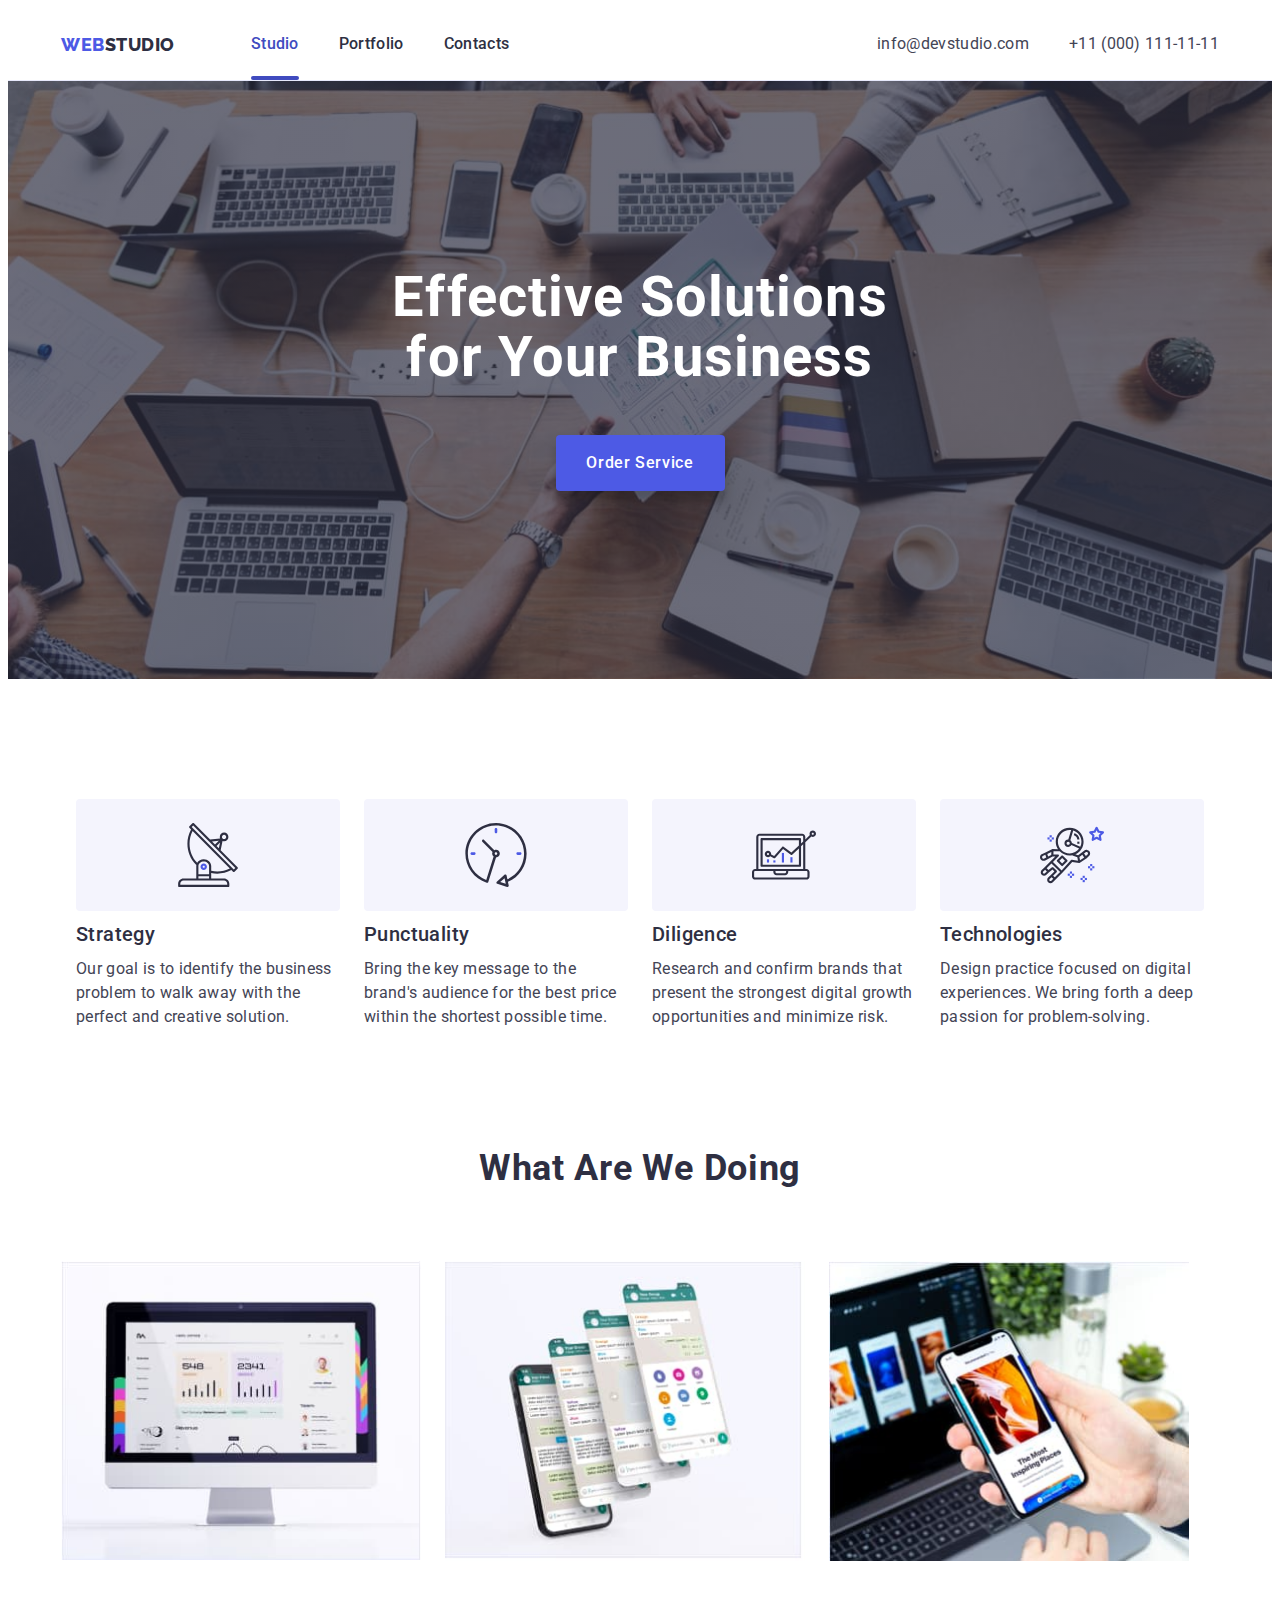
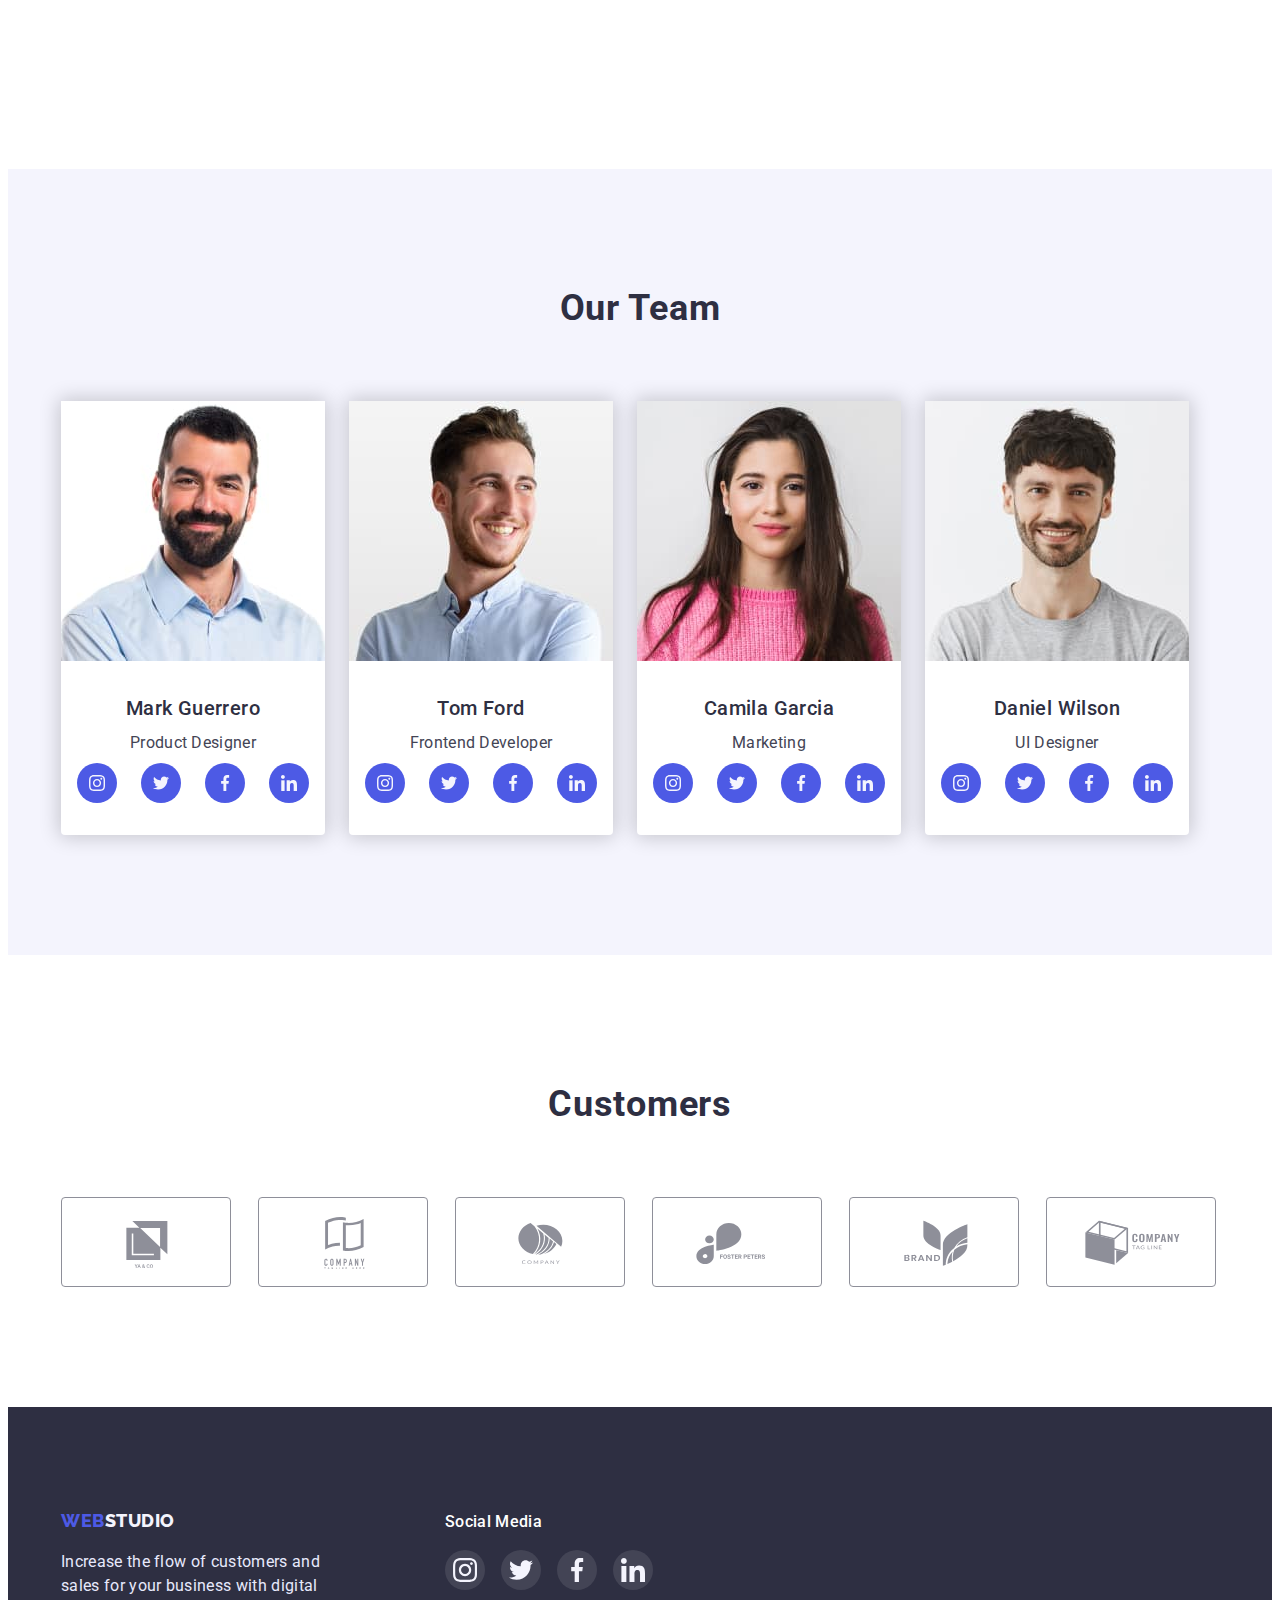
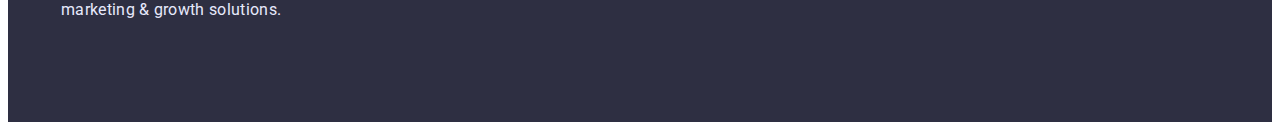
<file: index.html>
<!DOCTYPE html>
<html lang="en">
<head>
    <meta charset="UTF-8">
    <meta http-equiv="X-UA-Compatible" content="IE=edge">
    <meta name="viewport" content="width=device-width, initial-scale=1.0">
    <title>WEBSTUDIO</title>

    <link rel="stylesheet" href="https://cdnjs.cloudflare.com/ajax/libs/modern-normalize/1.1.0/modern-normalize.min.css" integrity="sha512-wpPYUAdjBVSE4KJnH1VR1HeZfpl1ub8YT/NKx4PuQ5NmX2tKuGu6U/JRp5y+Y8XG2tV+wKQpNHVUX03MfMFn9Q==" crossorigin="anonymous" referrerpolicy="no-referrer">

    <link rel="stylesheet" href="style/style.css">

    <link rel="preconnect" href="https://fonts.googleapis.com">
    <link rel="preconnect" href="https://fonts.gstatic.com" crossorigin>
    <link href="https://fonts.googleapis.com/css2?family=Raleway:wght@800&family=Roboto:wght@400;500;700;900&display=swap" rel="stylesheet">
    
</head>
<body>
    <header>
        <div class="header-container container">
            <nav class="title">
                <a href="./index.html" class="logo" tabindex="1"><span class="WebLogo">WEB</span><span class="StudioLogo">STUDIO</span></a>    
                <ul class="title_info">
                    <li><a href="./index.html" class="navigation page-link" tabindex="2">Studio</a></li>
                    <li><a href="./portfolio.html" class="navigation" tabindex="3">Portfolio</a></li>
                    <li><a href="" class="navigation" tabindex="4">Contacts</a></li>
                </ul>
            </nav>
            <address>
                <ul class="contacts">
                    <li class="email"><a href="mailto:info@devstudio.com">info@devstudio.com</a></li>
                    <li class="tel"><a href="tel:+110001111111">+11 (000) 111-11-11</a></li>
                </ul>
            </address>
        </div>
    </header>
    <main>
        <section class="hero">
            <div class="container">
                <h1 class="credo">Effective Solutions for Your Business</h1>
                <!-- Назва класу fakebutton, бо як я зрозумів це повинна, бути кнопка, але на данний момент не потрібно робити, аби вона працювала -->
                <button class="fakebutton" type="button" data-modal-open>Order Service</button>
            </div>
        </section>
        <section class="about_us">
            <div class="about_us-container container">
                <h2 class="About_Us visually-hidden">About Us</h2>
                <ul class="skills">
                    <li class="strategy">
                        <div class="skills-icon-house">
                            <svg class="skills-icon">
                                <use href="./images/icons.svg#icon-antenna-1"></use>
                            </svg>
                        </div>
                        <h3>Strategy</h3>
                        <p>Our goal is to identify the business problem to walk away with the perfect and creative solution.</p>
                    </li>
                    <li class="punctuality">
                        <div class="skills-icon-house">
                            <svg class="skills-icon">
                                <use href="./images/icons.svg#icon-clock-1"></use>
                            </svg>
                        </div>
                        <h3>Punctuality</h3>
                        <p>Bring the key message to the brand's audience for the best price within the shortest possible time.</p>
                    </li>
                    <li class="diligence">
                        <div class="skills-icon-house">
                            <svg class="skills-icon">
                                <use href="./images/icons.svg#icon-diagram-1"></use>
                            </svg>
                        </div>
                        <h3>Diligence</h3>
                        <p>Research and confirm brands that present the strongest digital growth opportunities and minimize risk.</p>
                    </li>
                    <li class="technologies">
                        <div class="skills-icon-house">
                            <svg class="skills-icon">
                                <use href="./images/icons.svg#icon-astronaut-1"></use>
                            </svg>
                        </div>
                        <h3>Technologies</h3>
                        <p>Design practice focused on digital experiences. We bring forth a deep passion for problem-solving.</p>
                    </li>
                </ul>
            </div>
        </section>
        <section class="what_are_we_doing">
            <div class="what_are_we_doing-container container">
                <h2>What are we doing</h2>
                <ul class="images">
                    <li><img src="./images/Computer.jpg" alt="Computer" width="360"></li>
                    <li><img src="./images/Phone.jpg" alt="Phone" width="360"></li>
                    <li><img src="./images/Man.jpg" alt="Man" width="360"></li>
                </ul>
            </div>
        </section>
        <section class="team">
            <div class="team-container container">
                <h2>Our Team</h2>
                <ul class="team_pics">
                    <li class="team-pictures">
                        <img src="./images/Mark.jpg" alt="Mark Guerrero" width="264">
                        <div class="team-content">
                            <h3>Mark Guerrero</h3>
                            <p>Product Designer</p>
                            <ul class="social-media">
                                <li>
                                    <a href="">
                                        <svg class="icon-house">
                                            <use href="./images/icons.svg#icon-instagram-2"></use>
                                        </svg>
                                    </a>
                                </li>
                                <li>
                                    <a href="">
                                        <svg class="icon-house">
                                            <use href="./images/icons.svg#icon-twitter-1"></use>
                                        </svg>
                                    </a>
                                </li>
                                <li>
                                    <a href="">
                                        <svg class="icon-house">
                                            <use href="./images/icons.svg#icon-facebook-1"></use>
                                        </svg>
                                    </a>
                                </li>
                                <li>
                                    <a href="">
                                        <svg class="icon-house">
                                            <use href="./images/icons.svg#icon-linkedin-1"></use>
                                        </svg>
                                    </a>
                                </li>
                            </ul>
                        </div>
                    </li>
                    <li class="team-pictures">
                        <img src="./images/Tom.jpg" alt="Tom Ford" width="264">
                        <div class="team-content">
                            <h3>Tom Ford</h3>
                            <p>Frontend Developer</p>
                            <ul class="social-media">
                                <li>
                                    <a href="">
                                        <svg class="icon-house">
                                            <use href="./images/icons.svg#icon-instagram-2"></use>
                                        </svg>
                                    </a>
                                </li>
                                <li>
                                    <a href="">
                                        <svg class="icon-house">
                                            <use href="./images/icons.svg#icon-twitter-1"></use>
                                        </svg>
                                    </a>
                                </li>
                                <li>
                                    <a href="">
                                        <svg class="icon-house">
                                            <use href="./images/icons.svg#icon-facebook-1"></use>
                                        </svg>
                                    </a>
                                </li>
                                <li>
                                    <a href="">
                                        <svg class="icon-house">
                                            <use href="./images/icons.svg#icon-linkedin-1"></use>
                                        </svg>
                                    </a>
                                </li>
                            </ul>
                        </div>
                    </li>
                    <li class="team-pictures">
                        <img src="./images/Camila.jpg" alt="Camila Garcia" width="264">
                        <div class="team-content">  
                            <h3>Camila Garcia</h3>
                            <p>Marketing</p>
                            <ul class="social-media">
                                <li>
                                    <a href="">
                                        <svg class="icon-house">
                                            <use href="./images/icons.svg#icon-instagram-2"></use>
                                        </svg>
                                    </a>
                                </li>
                                <li>
                                    <a href="">
                                        <svg class="icon-house">
                                            <use href="./images/icons.svg#icon-twitter-1"></use>
                                        </svg>
                                    </a>
                                </li>
                                <li>
                                    <a href="">
                                        <svg class="icon-house">
                                            <use href="./images/icons.svg#icon-facebook-1"></use>
                                        </svg>
                                    </a>
                                </li>
                                <li>
                                    <a href="">
                                        <svg class="icon-house">
                                            <use href="./images/icons.svg#icon-linkedin-1"></use>
                                        </svg>
                                    </a>
                                </li>
                            </ul>
                        </div>
                    </li>
                    <li class="team-pictures">
                        <img src="./images/Daniel.jpg" alt="Daniel Wilson" width="264">
                        <div class="team-content">    
                            <h3>Daniel Wilson</h3>
                            <p>UI Designer</p>
                            <ul class="social-media">
                                <li>
                                    <a href="">
                                        <svg class="icon-house">
                                            <use href="./images/icons.svg#icon-instagram-2"></use>
                                        </svg>
                                    </a>
                                </li>
                                <li>
                                    <a href="">
                                        <svg class="icon-house">
                                            <use href="./images/icons.svg#icon-twitter-1"></use>
                                        </svg>
                                    </a>
                                </li>
                                <li>
                                    <a href="">
                                        <svg class="icon-house">
                                            <use href="./images/icons.svg#icon-facebook-1"></use>
                                        </svg>
                                    </a>
                                </li>
                                <li>
                                    <a href="">
                                        <svg class="icon-house">
                                            <use href="./images/icons.svg#icon-linkedin-1"></use>
                                        </svg>
                                    </a>
                                </li>
                            </ul>
                        </div>
                    </li>
                </ul>
            </div>
        </section>
        <section class="customers-section">
            <div class="container customers">
                <h2>Customers</h2>
                    <ul class="customer-icon-house">
                        <li>
                            <a class="customer-icon" href="">  
                                <svg class="cus-ico">
                                    <use href="./images/icons.svg#icon-Logo"></use>
                                </svg>
                            </a>
                        </li>
                        <li>
                            <a class="customer-icon" href="">
                                <svg class="cus-ico">
                                    <use href="./images/icons.svg#icon-Logo-1"></use>
                                </svg>
                            </a>
                        </li>
                        <li>
                            <a class="customer-icon" href="">
                                <svg class="cus-ico">
                                    <use href="./images/icons.svg#icon-Logo-2"></use>
                                </svg>
                            </a>
                        </li>
                        <li>
                            <a class="customer-icon" href="">
                                <svg class="cus-ico">
                                    <use href="./images/icons.svg#icon-Logo-3"></use>
                                </svg>
                            </a>
                        </li>
                        <li>
                            <a class="customer-icon" href="">
                                <svg class="cus-ico">
                                    <use href="./images/icons.svg#icon-Logo-4"></use>
                                </svg>
                            </a>
                        </li>
                        <li>
                            <a class="customer-icon" href="">
                                <svg class="cus-ico">
                                    <use href="./images/icons.svg#icon-Logo-5"></use>
                                </svg>
                            </a>
                        </li>
                </ul>
            </div>
        </section>
    </main>
    <footer>
        <div class="footer-container container">
            <div class="footer-text">
                <a href="./index.html" class="logo logo-footer end_text"><span class="WebLogo">WEB</span><span class="StudioLogo2">STUDIO</span></a>
                <p class="end_text">Increase the flow of customers and sales for your business with digital marketing & growth solutions.</p>
            </div>
            <div class="footer-social-media">
                <p>Social Media</p>
                <ul class="footer-media">
                    <li>
                        <a class="foot-media" href="">
                            <svg class="foot-ico">
                                <use href="./images/icons.svg#icon-instagram-2"></use>
                            </svg>
                        </a>
                    </li>
                    <li>
                        <a class="foot-media" href="">
                            <svg class="foot-ico">
                                <use href="./images/icons.svg#icon-twitter-1"></use>
                            </svg>
                        </a>
                    </li>
                    <li>
                        <a class="foot-media" href="">
                            <svg class="foot-ico">
                                <use href="./images/icons.svg#icon-facebook-1"></use>
                            </svg>
                        </a>
                    </li>
                    <li>
                        <a class="foot-media" href="">
                            <svg class="foot-ico">
                                <use href="./images/icons.svg#icon-linkedin-1"></use>
                            </svg>
                        </a>
                    </li>
                </ul>
            </div>
        </div>
    </footer>
    <div class="backdrop is-hidden" data-modal>
        <div class="modal-window md-hidden" modal-window>
                <button class="close-btn" data-modal-close>
                <svg class="close-bg">
                    <use href="./images/icons.svg#icon-close-black-18dp-2-1"></use>
                </svg>
            </button>
        </div>
    </div>
    <script src="./js/modal.js"></script>
</body>
</html>
</file>
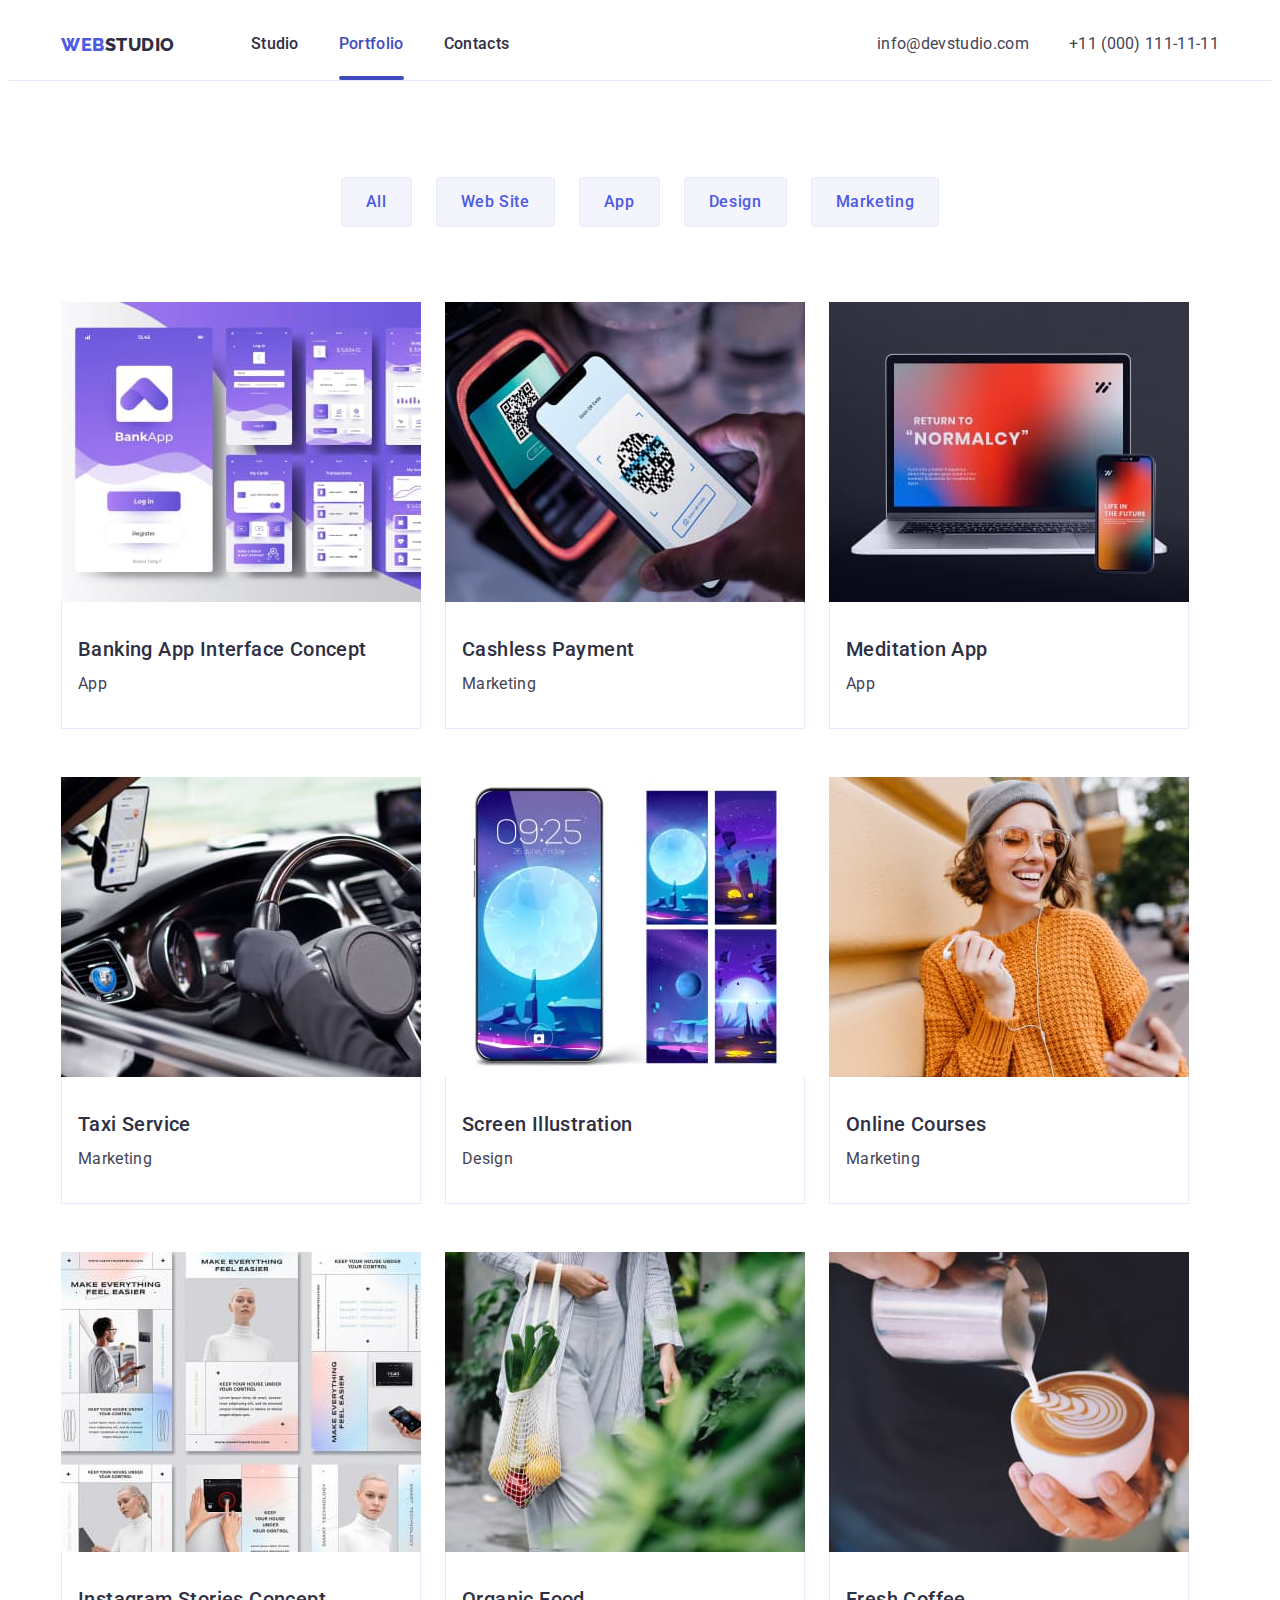
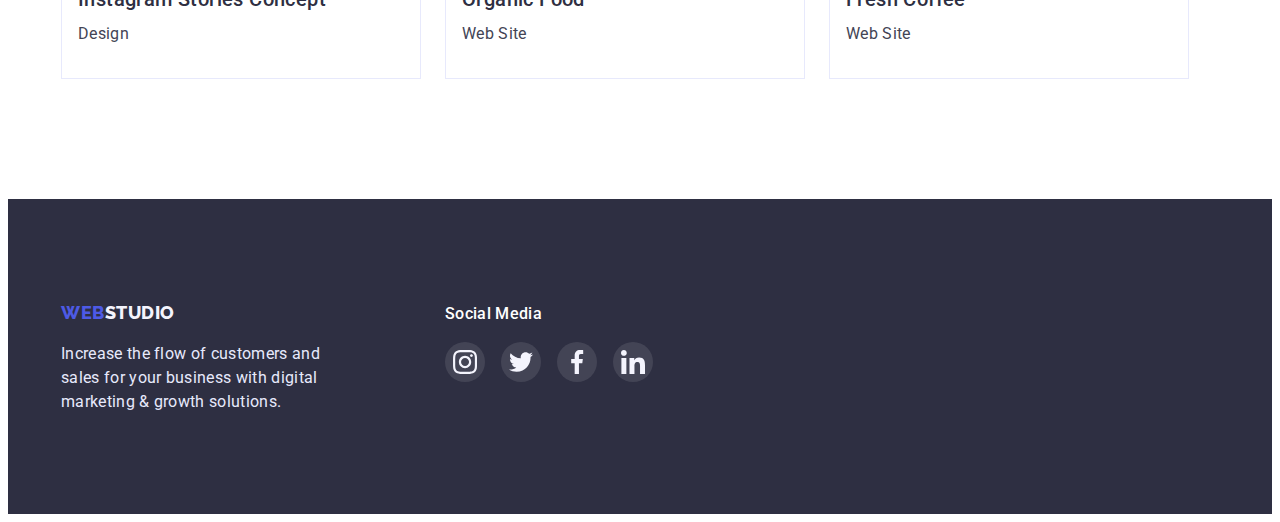
<file: portfolio.html>
<!DOCTYPE html>
<html lang="en">
<head>
    <meta charset="UTF-8">
    <meta http-equiv="X-UA-Compatible" content="IE=edge">
    <meta name="viewport" content="width=device-width, initial-scale=1.0">
    <title>WEBSTUDIO</title>

    <link rel="stylesheet" href="https://cdnjs.cloudflare.com/ajax/libs/modern-normalize/1.1.0/modern-normalize.min.css" integrity="sha512-wpPYUAdjBVSE4KJnH1VR1HeZfpl1ub8YT/NKx4PuQ5NmX2tKuGu6U/JRp5y+Y8XG2tV+wKQpNHVUX03MfMFn9Q==" crossorigin="anonymous" referrerpolicy="no-referrer">

    <link rel="stylesheet" href="style/style.css">

    <link rel="preconnect" href="https://fonts.googleapis.com">
    <link rel="preconnect" href="https://fonts.gstatic.com" crossorigin>
    <link href="https://fonts.googleapis.com/css2?family=Raleway:wght@800&family=Roboto:wght@400;500;700;900&display=swap" rel="stylesheet">
</head>
<body>
    <header>
        <div class="header-container container">
            <nav class="title">
                <a href="./index.html" class="logo" tabindex="1"><span class="WebLogo">WEB</span><span class="StudioLogo">STUDIO</span></a>    
                <ul class="title_info">
                    <li><a href="./index.html" class="navigation" tabindex="2">Studio</a></li>
                    <li><a href="./portfolio.html" class="navigation page-link" tabindex="3">Portfolio</a></li>
                    <li><a href="" class="navigation" tabindex="4">Contacts</a></li>
                </ul>
            </nav>
            <address>
                <ul class="contacts">
                    <li class="email"><a href="mailto:info@devstudio.com" tabindex="5">info@devstudio.com</a></li>
                    <li class="tel"><a href="tel:+110001111111" tabindex="6">+11 (000) 111-11-11</a></li>
                </ul>
            </address>
        </div>
    </header>
    <main>
        <section class="products-section">
            <div class="products-container container">
                <h1 class="visually-hidden">Filters</h1>
                <ul class="filters">
                    <li><button type="button">All</button></li>
                    <li><button type="button">Web Site</button></li>
                    <li><button type="button">App</button></li>
                    <li><button type="button">Design</button></li>
                    <li><button type="button">Marketing</button></li>
                </ul>
                <ul class="products">
                        <li>
                            <a class="products_item" href="">
                                <div class="card-img">
                                    <img src="./images/banking_app_interface_concept.jpg" alt="Banking App Interface Concept" width="360">
                                    <div class="img-info">
                                        <p>Lorem ipsum dolor sit amet consectetur adipisicing elit. Cupiditate at rerum odit tempora voluptatibus, atque necessitatibus consequatur hic. Deleniti quia ea tempora? Facilis harum ab officia et culpa quisquam tenetur.</p>
                                    </div>
                                </div>
                                <div class="card-content">
                                    <h2>Banking App Interface Concept</h2>
                                    <p class="card-text">App</p>
                                </div>
                            </a>
                        </li>
                        <li>
                            <a class="products_item" href="">
                                <div class="card-img">
                                    <img src="./images/cashless_payment.jpg" alt="Cashless Payment" width="360">
                                    <div class="img-info">
                                        <p>Lorem ipsum dolor sit amet consectetur adipisicing elit. Cupiditate at rerum odit tempora voluptatibus, atque necessitatibus consequatur hic. Deleniti quia ea tempora? Facilis harum ab officia et culpa quisquam tenetur.</p>
                                    </div>
                                </div>
                                <div class="card-content">
                                    <h2>Cashless Payment</h2>
                                    <p class="card-text">Marketing</p>
                                </div>
                            </a>
                        </li>
                        <li>
                            <a class="products_item" href="">
                                <div class="card-img">
                                    <img src="./images/meditation_app.jpg" alt="Meditation App" width="360">
                                    <div class="img-info">
                                        <p>Lorem ipsum dolor sit amet consectetur adipisicing elit. Cupiditate at rerum odit tempora voluptatibus, atque necessitatibus consequatur hic. Deleniti quia ea tempora? Facilis harum ab officia et culpa quisquam tenetur.</p>
                                    </div>
                                </div>
                                <div class="card-content">
                                    <h2>Meditation App</h2>
                                    <p class="card-text">App</p>
                                </div>
                            </a>
                        </li>
                        <li>
                            <a class="products_item" href="">
                                <div class="card-img">
                                    <img src="./images/taxi_service.jpg" alt="Taxi Service" width="360">
                                    <div class="img-info">
                                        <p>Lorem ipsum dolor sit amet consectetur adipisicing elit. Cupiditate at rerum odit tempora voluptatibus, atque necessitatibus consequatur hic. Deleniti quia ea tempora? Facilis harum ab officia et culpa quisquam tenetur.</p>
                                    </div>
                                </div>
                                <div class="card-content">
                                    <h2>Taxi Service</h2>
                                    <p class="card-text">Marketing</p>
                                </div>
                            </a>
                        </li>
                        <li>
                            <a class="products_item" href="">
                                <div class="card-img">
                                    <img src="./images/screen_illustrations.jpg" alt="Screen Illustration" width="360">
                                    <div class="img-info">
                                        <p>Lorem ipsum dolor sit amet consectetur adipisicing elit. Cupiditate at rerum odit tempora voluptatibus, atque necessitatibus consequatur hic. Deleniti quia ea tempora? Facilis harum ab officia et culpa quisquam tenetur.</p>
                                    </div>
                                </div>
                                <div class="card-content">
                                    <h2>Screen Illustration</h2>
                                    <p class="card-text">Design</p>
                                </div>
                            </a>
                        </li>
                        <li>
                            <a class="products_item" href="">
                                <div class="card-img">
                                    <img src="./images/online_courses.jpg" alt="Online Courses" width="360">
                                    <div class="img-info">
                                        <p>Lorem ipsum dolor sit amet consectetur adipisicing elit. Cupiditate at rerum odit tempora voluptatibus, atque necessitatibus consequatur hic. Deleniti quia ea tempora? Facilis harum ab officia et culpa quisquam tenetur.</p>
                                    </div>
                                </div>
                                <div class="card-content">
                                    <h2>Online Courses</h2>
                                    <p class="card-text">Marketing</p>
                                </div>
                            </a>
                        </li>
                        <li>
                            <a class="products_item" href="">
                                <div class="card-img">
                                    <img src="./images/instagram_stories_concept.jpg" alt="Instagram Stories Concept" width="360">
                                    <div class="img-info">
                                        <p>Lorem ipsum dolor sit amet consectetur adipisicing elit. Cupiditate at rerum odit tempora voluptatibus, atque necessitatibus consequatur hic. Deleniti quia ea tempora? Facilis harum ab officia et culpa quisquam tenetur.</p>
                                    </div>
                                </div>
                                <div class="card-content">
                                    <h2>Instagram Stories Concept</h2>
                                    <p class="card-text">Design</p>
                                </div>
                            </a>
                        </li>
                        <li>
                            <a class="products_item" href="">
                                <div class="card-img">
                                    <img src="./images/organic_food.jpg" alt="Organic Food" width="360">
                                    <div class="img-info">
                                        <p>Lorem ipsum dolor sit amet consectetur adipisicing elit. Cupiditate at rerum odit tempora voluptatibus, atque necessitatibus consequatur hic. Deleniti quia ea tempora? Facilis harum ab officia et culpa quisquam tenetur.</p>
                                    </div>
                                </div>
                                <div class="card-content">
                                    <h2>Organic Food</h2>
                                    <p class="card-text">Web Site</p>
                                </div>
                            </a>
                        </li>
                        <li>
                            <a class="products_item" href="">
                                <div class="card-img">
                                    <img src="./images/fresh_coffee.jpg" alt="Fresh Coffee" width="360">
                                    <div class="img-info">
                                        <p>Lorem ipsum dolor sit amet consectetur adipisicing elit. Cupiditate at rerum odit tempora voluptatibus, atque necessitatibus consequatur hic. Deleniti quia ea tempora? Facilis harum ab officia et culpa quisquam tenetur.</p>
                                    </div>
                                </div>
                                <div class="card-content">
                                    <h2>Fresh Coffee</h2>
                                    <p class="card-text">Web Site</p>
                                </div>
                            </a>
                        </li>
                </ul>
            </div>
        </section>
    </main>
    <footer>
        <div class="footer-container container">
            <div class="footer-text">
                <a href="./index.html" class="logo logo-footer end_text"><span class="WebLogo">WEB</span><span class="StudioLogo2">STUDIO</span></a>
                <p class="end_text">Increase the flow of customers and sales for your business with digital marketing & growth solutions.</p>
            </div>
            <div class="footer-social-media">
                <p>Social Media</p>
                <ul class="footer-media">
                    <li>
                        <a class="foot-media" href="">
                            <svg class="foot-ico">
                                <use href="./images/icons.svg#icon-instagram-2"></use>
                            </svg>
                        </a>
                    </li>
                    <li>
                        <a class="foot-media" href="">
                            <svg class="foot-ico">
                                <use href="./images/icons.svg#icon-twitter-1"></use>
                            </svg>
                        </a>
                    </li>
                    <li>
                        <a class="foot-media" href="">
                            <svg class="foot-ico">
                                <use href="./images/icons.svg#icon-facebook-1"></use>
                            </svg>
                        </a>
                    </li>
                    <li>
                        <a class="foot-media" href="">
                            <svg class="foot-ico">
                                <use href="./images/icons.svg#icon-linkedin-1"></use>
                            </svg>
                        </a>
                    </li>
                </ul>
            </div>
        </div>
    </footer>
</body>
</html>
</file>
<file: style/style.css>
:root{
    --iris: #4D5AE5;
    --cornflower: #E7E9FC;
    --navyblue: #2E2F42;
    --slate: #434455;
    --ocean: #404BBF;
    --cloud: #F4F4FD;
    --white: #fff;
    --light-slate: #8E8F99;
    --light-gray: #AFB1B8;
    --green: #31D0AA;
}

body{
    font-family: 'Roboto', sans-serif;
    background-color: var(--white);
}

.container {
    width: 1158px;
    margin: 0 auto;
    padding: 0 15px;
}

h1, h2, h3, h4, h5, h6, p{
    margin: 0;
}

ul{
    margin: 0;
    padding: 0;
}

header{
    border-bottom: 1px solid var(--cornflower);
}

.header-container{
    display: flex;
    flex-direction: row;
    justify-content: space-between;
    align-items: center;
}

.visually-hidden{
    position: absolute;
    white-space: nowrap;
    width: 1px;
    height: 1px;
    overflow: hidden;
    border: 0;
    padding: 0;
    clip: rect(0 0 0 0);
    clip-path: inset(50%);
    margin: -1px;
}

 a{
    text-decoration: none;
 }

 img{
    display: block; 
    max-width: 100%; 
    height: auto;
 }

.title{
    display: flex;
    align-items: center;
}

.navigation{
    color: var(--navyblue);
    position: relative;
    padding: 24px 0;
    display: inline-block;
    transition: color 250ms cubic-bezier(0.4, 0, 0.2, 1);
}

.navigation::after{ 
    content: "";
    position: absolute;
    bottom: 0px;
    left: 50%;
    display: block;
    background: none repeat scroll 0 0 transparent;
    height: 4px;
    border-radius: 2px;
    width: 0;
    background: var(--ocean);
    transition: width 0.25s ease 0s, left 0.25s ease 0s;
}

.navigation:hover::after{
    content: "";
    position: absolute;
    bottom: 0px;
    left: 0%;
    display: block;
    background: none repeat scroll 0 0 transparent;
    height: 4px;
    border-radius: 2px;
    width: 100%;
    background: var(--ocean);
}

.navigation:hover, .navigation:focus{
    color: var(--ocean);
}

.page-link{
    color: var(--ocean);
}

.page-link::after{
    content: "";
    position: absolute;
    bottom: 0px;
    left: 0%;
    display: block;
    background: none repeat scroll 0 0 transparent;
    height: 4px;
    border-radius: 2px;
    width: 100%;
    background: var(--ocean);
}

.logo{
    font-family: 'Raleway';
    font-weight: 800;
    font-size: 18px;
    line-height: 1.5;
    letter-spacing: 0.03em;
    display: inline-block;
}

.logo-header{
    padding: 24px 0;
}

.WebLogo{
    color: var(--iris);
}

.StudioLogo{
    color: var(--navyblue);
}

.StudioLogo2{
    color: var(--cloud);
}

ul{
    list-style-type: none;
    display: flex;
}

.title_info{
    padding: 0;
    margin-left: 76px;
}

.title_info li{
    color: var(--navyblue);
    font-weight: 500;
    font-size: 16px;
    line-height: 1.5;
    letter-spacing: 0.02em;
}

.contacts{
    margin-left: auto;
    padding-left: 0;
}

.contacts a{
    color: var(--slate);
    font-family: 'Roboto';
    font-weight: 400;
    font-style: normal;
    font-size: 16px;
    line-height: 1.5;
    letter-spacing: 0.02em;
    padding: 24px 0;
    display: inline-block;
    transition: color 250ms cubic-bezier(0.4, 0, 0.2, 1);
}

.contacts a:hover, .contacts a:focus{
    color: var(--ocean);
}

.title_info li:not(:last-child), .contacts li:not(:last-child){
    margin-right: 40px;
}

.hero{
    max-width: 1440px;
    margin-left: auto;
    margin-right: auto;
    background-image: linear-gradient(to bottom,  rgba(46, 47, 66, 0.7), rgba(46, 47, 66, 0.7)), url("../images/people-office.jpg");
    background-repeat: no-repeat;
    background-size: cover;
    background-position: center;
    overflow: hidden;
    text-align: center;
}

.credo{
    margin: -1px auto;
    width: 500px;
    color: var(--white);
    text-align: center;
    font-weight: 700;
    font-size: 56px;
    letter-spacing: 0.02em;
    line-height: 1.07;
    padding-top: 188px;
}

.fakebutton{
    display: inline-block;
    min-width: 169px;
    min-height: 56px;
    margin-top: 48px;   
    color: var(--white);
    background-color: var(--iris);
    border-radius: 4px;
    box-shadow: 0px 10px 10px 0px rgba(0, 0, 0, 0.2);
    border: none;
    font-family: inherit;
    font-weight: 500;
    font-size: 16px;
    line-height: 1.5;
    letter-spacing: 0.04em;
    margin-bottom: 188px;
    transition: background-color 250ms cubic-bezier(0.4, 0, 0.2, 1), box-shadow 250ms cubic-bezier(0.4, 0, 0.2, 1); 
}

.fakebutton:hover, .fakebutton:focus{
    box-shadow: none;
    background-color: var(--ocean);
}

.fakebutton:active{
    background-color: var(--ocean);
}

.backdrop.is-hidden{
    visibility: hidden;
    opacity: 0;
    pointer-events: none;
}

.modal-window.md-hidden{
    transform: translateY(200%);
    transition: transform 250ms cubic-bezier(0.4, 0, 0.2, 1);
}

.backdrop{
    position: fixed;
    display: flex;
    justify-content: center;
    align-items: center;
    top: 0;
    left: 0;
    width: 100%;
    height: 100vh;
    background: rgba(46, 47, 66, 0.4);
    visibility: visible;
    transition: visibility 250ms cubic-bezier(0.4, 0, 0.2, 1), opacity 250ms cubic-bezier(0.4, 0, 0.2, 1);
}

.modal-window{
    width: 408px;
    min-height: 576px;
    border-radius: 4px;
    opacity: 1;
    background-color: #fff;
    transform: translateY(0);
    transition: transform 250ms cubic-bezier(0.4, 0, 0.2, 1);
}

.close-btn{
    float: right;
    width: 24px;
    height: 24px;
    margin-top: 12px;
    margin-right: 12px;
    padding: 0;
    background-color: var(--cornflower);
    border: 1px solid rgba(0, 0, 0, 0.1);
    border-radius: 50%;
    display: flex;
    justify-content: center;
    align-items: center;
    cursor: pointer;
    transition: background-color 250ms cubic-bezier(0.4, 0, 0.2, 1), border-color 250ms cubic-bezier(0.4, 0, 0.2, 1);
}

.close-bg{
    margin: 0;
    padding: 0;
    width: 8px;
    height: 8px;
    fill: #000;
    transition: fill 250ms cubic-bezier(0.4, 0, 0.2, 1);
}

.close-btn:hover, .close-btn:focus{
    background-color: var(--ocean);
    border-color: var(--ocean);
    transition: background-color 250ms cubic-bezier(0.4, 0, 0.2, 1), border-color 250ms cubic-bezier(0.4, 0, 0.2, 1);
}

.close-btn:hover .close-bg, .close-btn:focus .close-bg{
    fill: var(--white);
    transition: fill 250ms cubic-bezier(0.4, 0, 0.2, 1);
}

.about_us{
    padding: 120px 0;
}

.About_Us{
    font-size: 36px;
    color: var(--navyblue);
    font-weight: 700;
    font-size: 36px;
}

.about_us h3{
    font-weight: 500;
    font-size: 20px;
    line-height: 1.5;
    letter-spacing: 0.02em;
}

.about_us p{
    font-size: 16px;
    line-height: 1.5;
    letter-spacing: 0.02em;
}

.skills{
    display: flex;
    justify-content: center;
}

.skills li{
    margin-right: 24px;
    width: 264px;
}

.skills li:last-child{
    margin-right: 0;
}

.skills-icon-house{
    width: 264px;
    height: 112px;
    background-color: var(--cloud);
    border-radius: 4px;
    margin-bottom: 8px;
    display: flex;
    justify-content: center;
    align-items: center;
}

.skills-icon{
    width: 64px;
    height: 64px;
}

.skills h3{
    font-weight: 500;
    font-size: 20px;
    line-height: 1.5;
    letter-spacing: 0.02em;
    color: var(--navyblue);
    margin-bottom: 8px;
}

.skills p{
    color: var(--slate);
    font-size: 16px;
    line-height: 1.5;
    letter-spacing: 0.02em;
}

.what_are_we_doing{
    height: 500px;
    padding-bottom: 120px;
}

.what_are_we_doing li{
    width: 360px;
}

.what_are_we_doing h2, .team h2{
    color: var(--navyblue);
    font-weight: 700;
    font-size: 36px;
    line-height: 1.11;
    letter-spacing: 0.02em;
    text-transform: capitalize;
    text-align: center;
}

.images{
    display: flex;
    flex-direction: row;
    margin-top: 72px;
}

.images li{
    width: 360px;
    margin-right: 24px;
}

.images li:last-child{
    margin-right: 0;
}

.team{
    padding: 120px 0;
    background-color: var(--cloud);
}

.team_pics{
    margin-top:72px;
}

.team-pictures{
    text-align: center;
    width: 264px;
    box-shadow: 0px 0px 20px 2px rgba(0, 0, 0, 0.2);
    margin-right: 24px;
    background-color: var(--white);
    border-radius: 0 0 4px 4px ;
}

.team_pics li:last-child{
    margin-right: 0;
}

.team-content{
    padding: 32px 16px;
}

.team_pics li h3{
    color: var(--navyblue);
    font-weight: 500;
    font-size: 20px;
    line-height: 1.5;
    letter-spacing: 0.02em;
    margin-bottom: 8px;
}

.team li p{
    color: var(--slate);
    font-size: 16px;
    line-height: 1.5;
    letter-spacing: 0.02em;
}

.social-media{
    margin-top: 8px;
}

.social-media li{
    width: 100%;
    height: 100%;
}

.social-media li a{
    display: flex;
    align-items: center;
    justify-content: center;
    background-color: var(--iris);
    width: 40px;
    height: 40px;
    border-radius: 50%;
    cursor: pointer;
    transition: background-color 250ms cubic-bezier(0.4, 0, 0.2, 1);
}

.social-media li a:hover, .social-media li a:focus{
    background-color: var(--ocean);
}

.icon-house{
    fill: var(--cloud);
}

.social-media li:not(:last-child){
    margin-right: 24px;
}

.customers-section{
    padding-top: 130px;
    padding-bottom: 120px;
}

.customers{
    text-align: center;
}

.customers h2{
    font-family: 'Roboto';
    font-style: normal;
    font-weight: 700;
    font-size: 36px;
    line-height: 111%;
    letter-spacing: 0.02em;
    color: var(--navyblue);
    margin-bottom: 72px;
}

.icon-house{
    display: block;
    width: 16px;
    height: 16px;
}

.customer-icon-house{
    display: flex;
    justify-content: center;
    align-items: center;
}

.customer-icon-house li{
    width: 100%;
    height: 100%;
}

.customer-icon{
    display: flex;
    justify-content: center;
    align-items: center;
    fill: var(--light-slate);
    width: 168px;
    height: 88px;
    border: 1px solid var(--light-slate);
    border-radius: 4px;
    cursor: pointer;
    transition: border-color 250ms cubic-bezier(0.4, 0, 0.2, 1), fill 250ms cubic-bezier(0.4, 0, 0.2, 1);
}

.customer-icon:hover, .customer-icon:focus{
    fill: var(--ocean);
    border-color: var(--ocean);
}

.customer-icon-house li:not(:last-child){
    margin-right: 24px;
}

.cus-ico{
    width: 104px;
    height: 56px;
}

footer{
    padding: 100px 0;
    background-color: var(--navyblue);
}

.footer-container{
    display: flex;
    flex-direction: row;
    align-items: baseline;
}

.footer-text{
    margin: 0;
    display: block;
}

.logo-footer{
    margin-bottom: 16px;
}

a.end_text{
    font-weight: 800;
    font-size: 18px;
    letter-spacing: 0.03em;
}

p.end_text{
    width: 264px;
    color: var(--cornflower);
    font-weight: 400;
    font-size: 16px;
    line-height: 1.5;
    letter-spacing: 0.02em;
}

.WEB{
    color: var(--iris);
}

.footer-social-media{
    margin-left: 120px;
    width: fit-content;
}

.footer-social-media p{
    font-family: 'Roboto';
    font-style: normal;
    font-weight: 500;
    font-size: 16px;
    line-height: 150%;
    letter-spacing: 0.02em;
    color: var(--white);
    margin-bottom: 16px;
}

.footer-social-media li{
    width: 100%;
    height: 100%;
}

.foot-media{
    display: flex;
    align-items: center;
    justify-content: center;
    width: 40px;
    height: 40px;
    background: rgba(255, 255, 255, 0.1);
    border-radius: 50%;
    cursor: pointer;
    transition: background 250ms cubic-bezier(0.4, 0, 0.2, 1);
}

.foot-media:hover, .foot-media:focus{
    background: var(--green);
}

.footer-social-media li:not(:last-child){
    margin-right: 16px;
}

.foot-ico{
    display: flex;
    align-items: center;
    justify-content: center;
    width: 24px;
    height: 24px;
    fill: var(--cloud);
}

.products-section{
    padding-top: 96px;
    padding-bottom: 120px;
}

.filters{
    display: flex;
    flex-direction: row;
    align-items: center;
    justify-content: center;
    margin-bottom: 75px;
}

.filters li:not(:first-child){
    margin-left: 24px;
}

.filters button{
    font-family: inherit;
    color: var(--iris);
    padding: 12px 24px;
    background-color: var(--cloud);
    border: 1px solid var(--cornflower);
    border-radius: 4px;
    font-weight: 500;
    font-size: 16px;
    line-height: 1.5;
    letter-spacing: 0.04em;
    box-shadow: none;
    transition: background-color 250ms cubic-bezier(0.4, 0, 0.2, 1), color 250ms cubic-bezier(0.4, 0, 0.2, 1), border-color 250ms cubic-bezier(0.4, 0, 0.2, 1), box-shadow 250ms cubic-bezier(0.4, 0, 0.2, 1);
}

.filters button:hover, .filters button:focus{
    background-color: var(--iris);
    color: var(--white);
    box-shadow: 0px 5px 5px 0px rgba(0, 0, 0, 0.2);
    border-color: transparent;
}

[type="button"]{
    cursor: pointer;
}

.products{
    display: flex;
    flex-wrap: wrap;
}

.products h2{
    font-weight: 500;
    font-size: 20px;
    line-height: 1.5;
    color: var(--navyblue);
    margin: 0;
    margin-bottom: 8px;
    letter-spacing: 0.02em;
}

.products li{
    display: block;
    margin-right: 24px;
    margin-bottom: 48px;
}

.products_item{
    display: block;
    width: 360px;
    box-shadow: none;
    overflow: hidden;
    transition: box-shadow 250ms cubic-bezier(0.4, 0, 0.2, 1);
}

.products_item:hover, .products_item:focus{
    box-shadow: 0px 1px 6px rgba(46, 47, 66, 0.08), 0px 1px 1px rgba(46, 47, 66, 0.16), 0px 2px 1px rgba(46, 47, 66, 0.08);
}

.card-img{
    width: 100%;
    height: 100%;
    position: relative;
    overflow: hidden;
}

.img-info{
    position: absolute;
    top: 0;
    left: 0;
    width: 360px;
    height: 300px;
    background-color: var(--iris);
    opacity: 0.9;
    transform: translateY(100%);
    transition: transform 330ms cubic-bezier(0.4, 0, 0.2, 1);
}

.img-info p{
    padding: 40px 32px 0 32px;
    font-family: 'Roboto';
    font-style: normal;
    font-weight: 400;
    font-size: 16px;
    line-height: 150%;
    letter-spacing: 0.02em;
    color: var(--cloud);
    opacity: 1;
}

.products_item:hover .img-info, .products_item:focus .img-info{
    transform: translateY(0);
    transition: transform 330ms cubic-bezier(0.4, 0, 0.2, 1);
    transition-delay: 0.25s;
}

.products li:nth-child(3n){
    margin-right: 0px;
}

.products li:nth-last-child(-n+3){
    margin-bottom: 0;
}

.card-text{
    margin: 0;
    color: var(--slate);
    font-size: 16px;
    line-height: 1.5;
    letter-spacing: 0.02em;
}

.card-content{
    padding: 32px 16px;
    border: 1px solid var(--cornflower);
    border-top: none;
}
</file>
